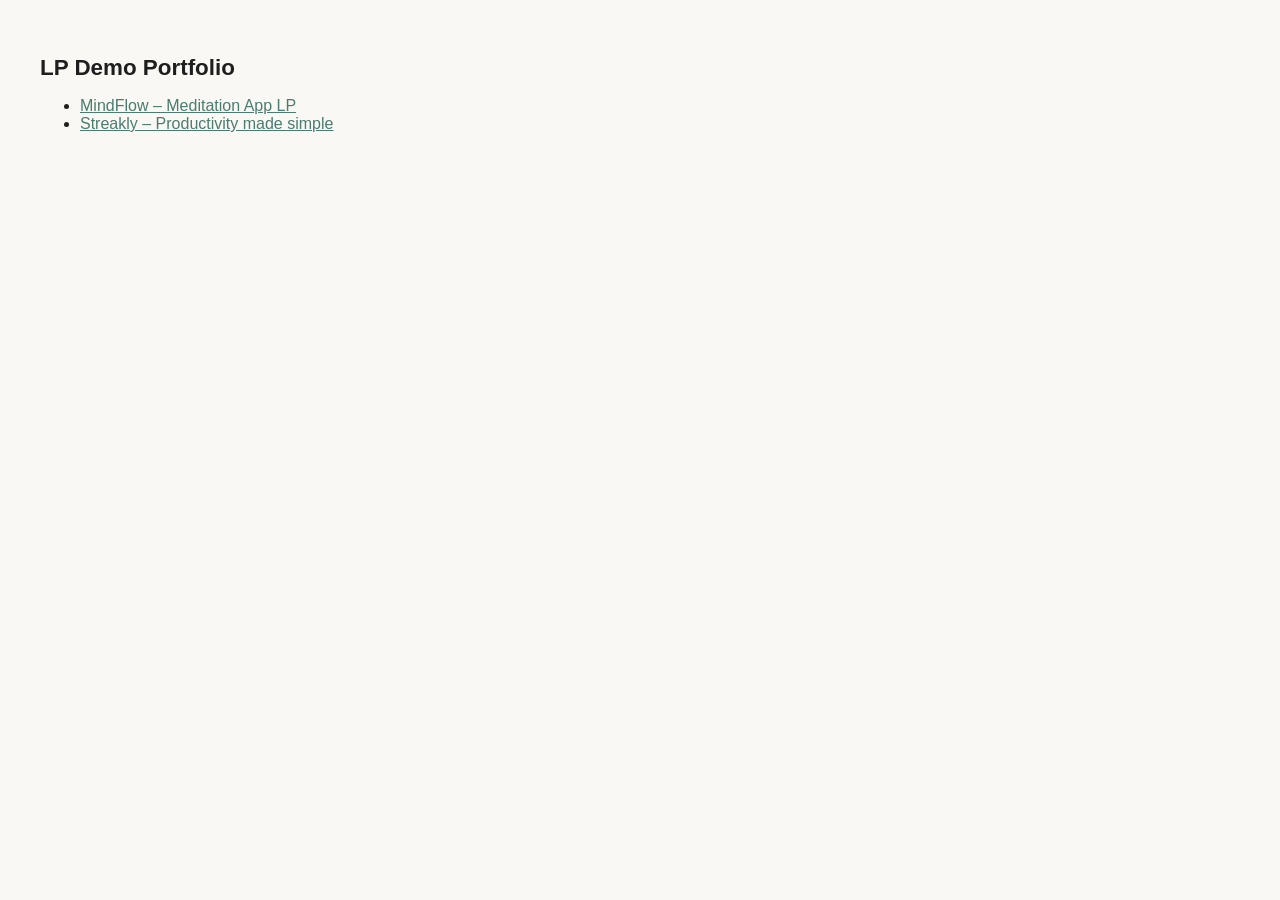
<file: index.html>
<!DOCTYPE html>
<html lang="en">
<head>
<meta charset="UTF-8">
<meta name="viewport" content="width=device-width, initial-scale=1.0">
<title>LP Demo — Lialle</title>
<style>
  body { font-family: sans-serif; padding: 2rem; background: #faf8f5; color: #1e1e1e; }
  h1 { font-size: 1.4rem; margin-bottom: 1rem; }
  a { color: #4a7c6f; }
</style>
</head>
<body>
  <h1>LP Demo Portfolio</h1>
<ul>
  <li><a href="mindflow/index.html">MindFlow – Meditation App LP</a></li>
  <li><a href="streakly/index.html">Streakly – Productivity made simple</a></li>
</ul>
</body>
</html>
</file>
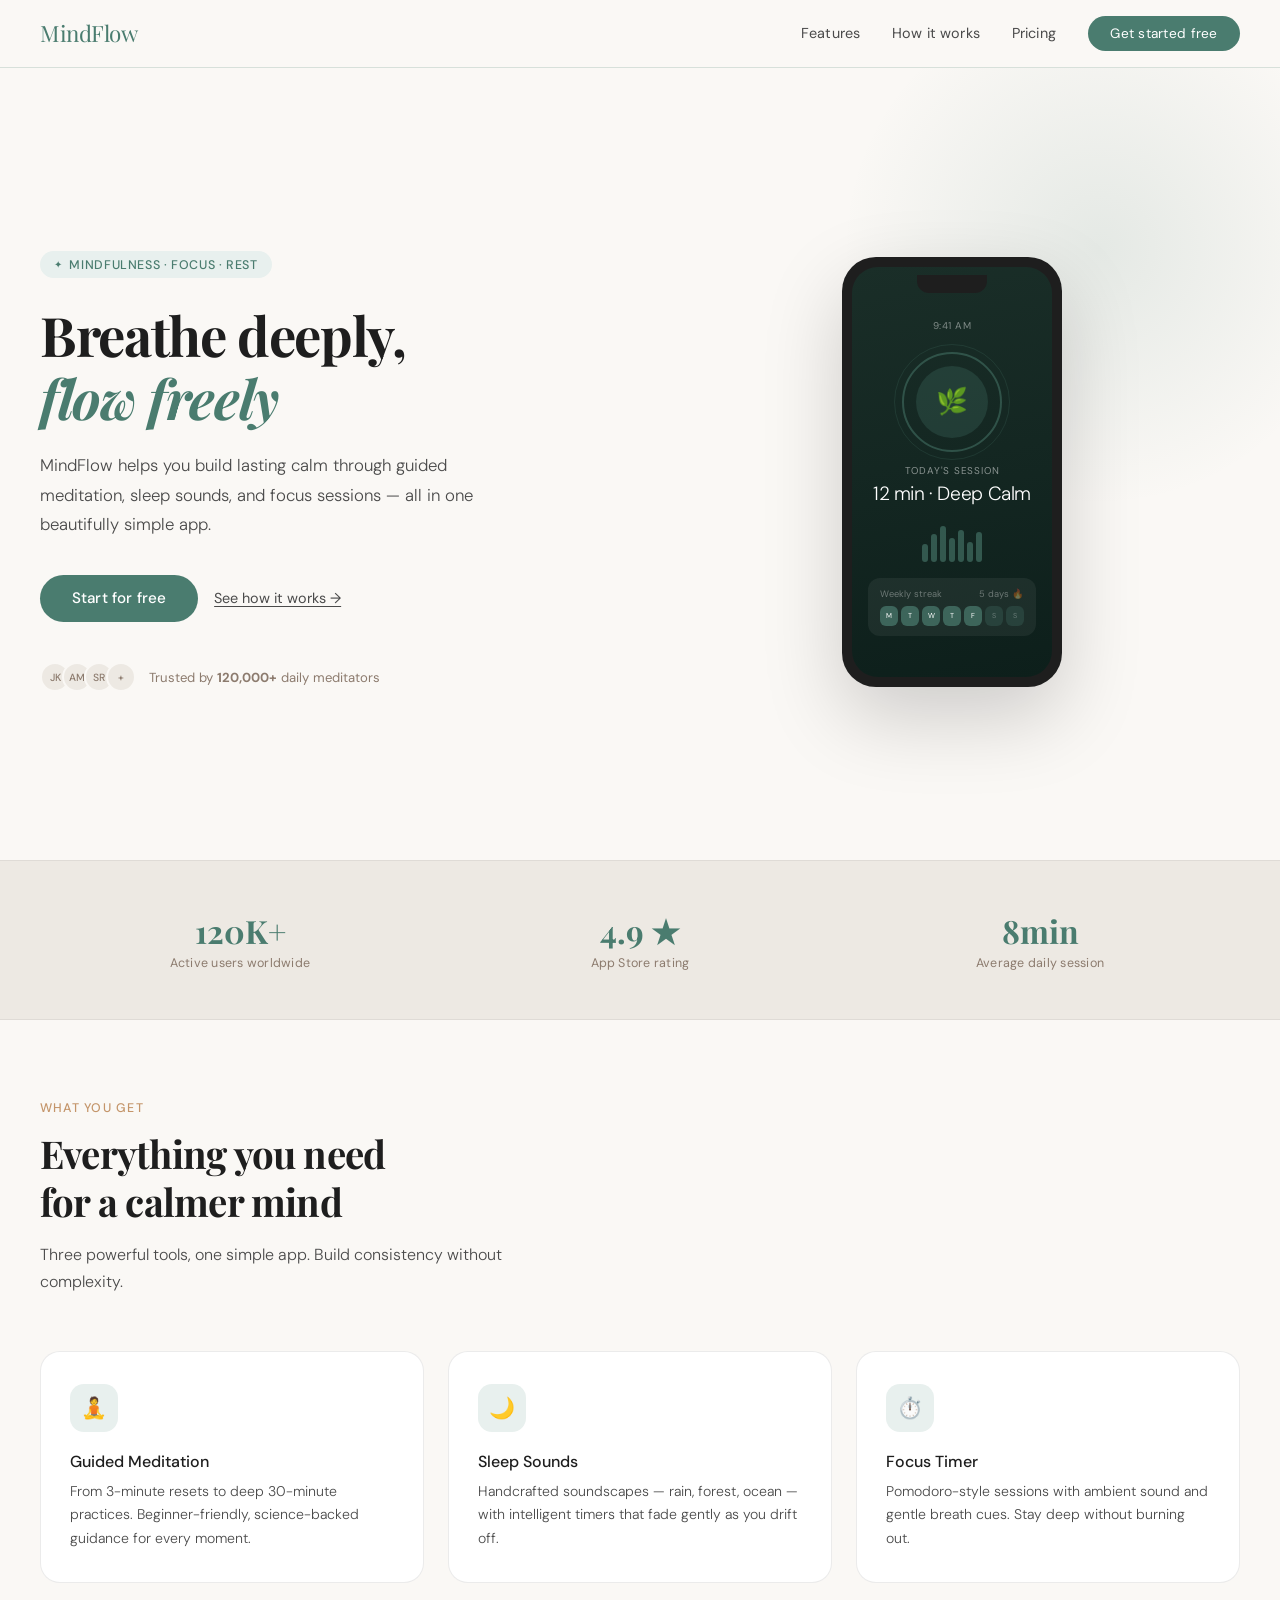
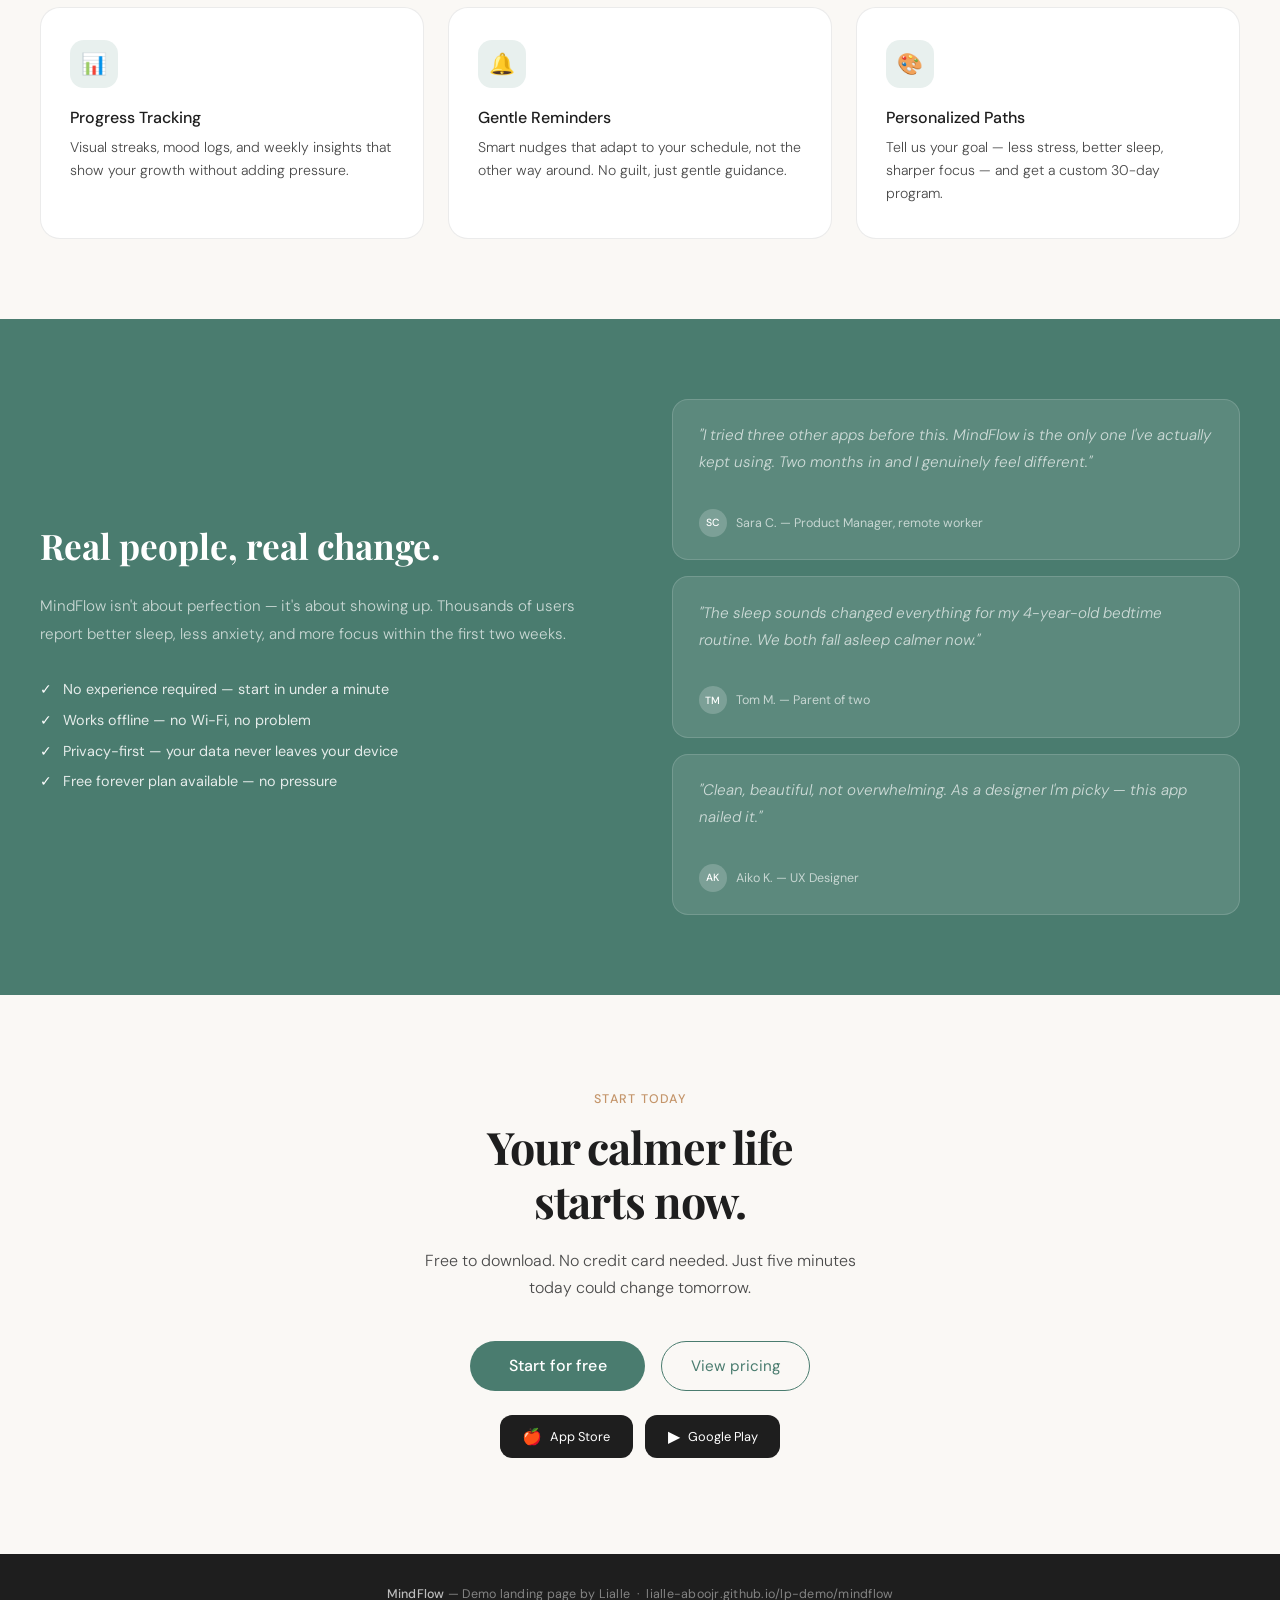
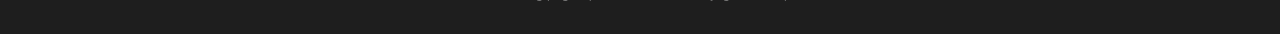
<file: mindflow/index.html>
<!DOCTYPE html>
<html lang="en">
<head>
<meta charset="UTF-8">
<meta name="viewport" content="width=device-width, initial-scale=1.0">
<title>MindFlow — Breathe deeply, flow freely</title>
<link href="https://fonts.googleapis.com/css2?family=Playfair+Display:wght@400;700&family=DM+Sans:wght@300;400;500&display=swap" rel="stylesheet">
<style>
  *, *::before, *::after { box-sizing: border-box; margin: 0; padding: 0; }

  :root {
    --sage: #4a7c6f;
    --sage-light: #e8f0ee;
    --sage-mid: #89b4a7;
    --stone: #8c7b6e;
    --cream: #faf8f5;
    --ink: #1e1e1e;
    --ink-soft: #4a4a4a;
    --fog: #ede9e3;
    --accent: #c4956a;
  }

  html { font-family: 'DM Sans', sans-serif; background: var(--cream); color: var(--ink); scroll-behavior: smooth; }

  /* NAV */
  nav {
    position: sticky; top: 0; z-index: 100;
    display: flex; justify-content: space-between; align-items: center;
    padding: 1rem 2.5rem;
    background: rgba(250, 248, 245, 0.92);
    backdrop-filter: blur(12px);
    border-bottom: 0.5px solid rgba(74, 124, 111, 0.2);
  }
  .nav-logo { font-family: 'Playfair Display', serif; font-size: 1.4rem; color: var(--sage); letter-spacing: -0.02em; }
  .nav-links { display: flex; gap: 2rem; align-items: center; }
  .nav-links a { font-size: 0.9rem; color: var(--ink-soft); text-decoration: none; letter-spacing: 0.01em; }
  .nav-cta {
    background: var(--sage); color: white; border: none;
    padding: 0.55rem 1.4rem; border-radius: 100px;
    font-size: 0.85rem; font-family: 'DM Sans', sans-serif;
    cursor: pointer; letter-spacing: 0.02em;
  }

  /* HERO */
  .hero {
    min-height: 88vh;
    display: grid; grid-template-columns: 1fr 1fr; gap: 3rem;
    align-items: center;
    padding: 5rem 2.5rem 4rem;
    position: relative; overflow: hidden;
  }
  .hero::before {
    content: '';
    position: absolute; top: -80px; right: -80px;
    width: 520px; height: 520px;
    border-radius: 50%;
    background: radial-gradient(circle, rgba(74,124,111,0.12) 0%, transparent 70%);
    pointer-events: none;
  }
  .hero-tag {
    display: inline-flex; align-items: center; gap: 0.4rem;
    background: var(--sage-light); color: var(--sage);
    font-size: 0.78rem; padding: 0.35rem 0.9rem; border-radius: 100px;
    letter-spacing: 0.05em; text-transform: uppercase; font-weight: 500;
    margin-bottom: 1.6rem;
  }
  .hero-tag::before { content: '✦'; font-size: 0.65rem; }
  h1 {
    font-family: 'Playfair Display', serif;
    font-size: clamp(2.4rem, 4.5vw, 3.4rem);
    line-height: 1.15; letter-spacing: -0.025em;
    margin-bottom: 1.4rem; color: var(--ink);
    font-weight: 700;
  }
  h1 em { font-style: italic; color: var(--sage); }
  .hero-sub {
    font-size: 1.05rem; color: var(--ink-soft);
    line-height: 1.75; margin-bottom: 2.2rem;
    font-weight: 300; max-width: 460px;
  }
  .hero-actions { display: flex; gap: 1rem; align-items: center; flex-wrap: wrap; }
  .btn-primary {
    background: var(--sage); color: white; border: none;
    padding: 0.85rem 2rem; border-radius: 100px;
    font-size: 0.95rem; font-family: 'DM Sans', sans-serif; font-weight: 500;
    cursor: pointer; letter-spacing: 0.01em;
  }
  .btn-secondary {
    background: transparent; color: var(--ink-soft);
    border: none; padding: 0.85rem 0;
    font-size: 0.9rem; font-family: 'DM Sans', sans-serif;
    cursor: pointer; text-decoration: underline; text-underline-offset: 3px;
  }
  .hero-social {
    display: flex; align-items: center; gap: 0.8rem; margin-top: 2.5rem;
    font-size: 0.82rem; color: var(--stone);
  }
  .avatars { display: flex; }
  .avatars span {
    width: 30px; height: 30px; border-radius: 50%;
    background: var(--fog); border: 2px solid var(--cream);
    display: flex; align-items: center; justify-content: center;
    font-size: 0.65rem; color: var(--stone);
    margin-left: -8px; font-weight: 500;
  }
  .avatars span:first-child { margin-left: 0; }

  /* PHONE MOCKUP */
  .hero-visual { display: flex; justify-content: center; align-items: center; }
  .phone-frame {
    width: 220px; height: 430px;
    background: var(--ink);
    border-radius: 34px;
    padding: 10px;
    box-shadow: 0 30px 80px rgba(0,0,0,0.18), 0 0 0 0.5px rgba(255,255,255,0.1);
    position: relative;
  }
  .phone-screen {
    width: 100%; height: 100%;
    background: linear-gradient(170deg, #1a2e28 0%, #0d1f1b 100%);
    border-radius: 26px; overflow: hidden; position: relative;
    display: flex; flex-direction: column; align-items: center; padding: 24px 16px;
  }
  .phone-notch {
    position: absolute; top: 8px; left: 50%; transform: translateX(-50%);
    width: 70px; height: 18px; background: var(--ink);
    border-radius: 0 0 12px 12px;
  }
  .app-time { color: rgba(255,255,255,0.45); font-size: 0.62rem; margin-top: 28px; letter-spacing: 0.05em; }
  .app-circle {
    width: 100px; height: 100px; border-radius: 50%;
    border: 2px solid rgba(74,124,111,0.5);
    display: flex; align-items: center; justify-content: center;
    margin: 20px 0 12px; position: relative;
  }
  .app-circle::before {
    content: '';
    position: absolute; inset: -10px; border-radius: 50%;
    border: 1px solid rgba(74,124,111,0.2);
  }
  .app-inner {
    width: 72px; height: 72px; border-radius: 50%;
    background: rgba(74,124,111,0.25);
    display: flex; align-items: center; justify-content: center;
    font-size: 1.6rem;
  }
  .app-label { color: rgba(255,255,255,0.5); font-size: 0.62rem; letter-spacing: 0.08em; text-transform: uppercase; margin-bottom: 4px; }
  .app-duration { color: white; font-size: 1.2rem; font-weight: 300; margin-bottom: 20px; letter-spacing: -0.02em; }
  .app-bars {
    display: flex; gap: 3px; align-items: flex-end;
    height: 36px; width: 100%; justify-content: center;
  }
  .bar {
    width: 6px; border-radius: 3px;
    background: rgba(74,124,111,0.6);
    animation: pulse 2s ease-in-out infinite;
  }
  .bar:nth-child(2) { animation-delay: 0.2s; }
  .bar:nth-child(3) { animation-delay: 0.4s; }
  .bar:nth-child(4) { animation-delay: 0.6s; }
  .bar:nth-child(5) { animation-delay: 0.8s; }
  @keyframes pulse {
    0%, 100% { opacity: 0.4; transform: scaleY(0.6); }
    50% { opacity: 1; transform: scaleY(1); }
  }
  .app-streak {
    margin-top: 16px; width: 100%;
    background: rgba(255,255,255,0.06); border-radius: 12px;
    padding: 10px 12px;
  }
  .streak-row { display: flex; justify-content: space-between; font-size: 0.58rem; color: rgba(255,255,255,0.35); margin-bottom: 6px; }
  .streak-days { display: flex; gap: 3px; }
  .streak-dot {
    width: 20px; height: 20px; border-radius: 6px;
    background: rgba(74,124,111,0.25);
    font-size: 0.45rem; display: flex; align-items: center; justify-content: center;
    color: rgba(255,255,255,0.3);
  }
  .streak-dot.done { background: rgba(74,124,111,0.7); color: white; }

  /* STATS STRIP */
  .stats {
    display: grid; grid-template-columns: repeat(3, 1fr);
    padding: 2rem 2.5rem;
    background: var(--fog);
    border-top: 0.5px solid rgba(0,0,0,0.06);
    border-bottom: 0.5px solid rgba(0,0,0,0.06);
  }
  .stat-item { text-align: center; padding: 1rem; }
  .stat-num { font-family: 'Playfair Display', serif; font-size: 2rem; color: var(--sage); font-weight: 700; }
  .stat-label { font-size: 0.78rem; color: var(--stone); margin-top: 0.2rem; letter-spacing: 0.02em; }

  /* FEATURES */
  .section { padding: 5rem 2.5rem; }
  .section-label {
    font-size: 0.78rem; letter-spacing: 0.1em; text-transform: uppercase;
    color: var(--accent); font-weight: 500; margin-bottom: 0.8rem;
  }
  .section-title {
    font-family: 'Playfair Display', serif;
    font-size: clamp(1.8rem, 3vw, 2.4rem);
    line-height: 1.25; letter-spacing: -0.02em;
    margin-bottom: 1rem; font-weight: 700;
  }
  .section-sub { font-size: 1rem; color: var(--ink-soft); line-height: 1.7; max-width: 520px; font-weight: 300; }
  .features-grid {
    display: grid; grid-template-columns: repeat(3, 1fr); gap: 1.5rem; margin-top: 3.5rem;
  }
  .feature-card {
    background: white; border-radius: 20px; padding: 2rem 1.8rem;
    border: 0.5px solid rgba(0,0,0,0.08);
    transition: transform 0.25s;
  }
  .feature-card:hover { transform: translateY(-4px); }
  .feat-icon {
    width: 48px; height: 48px; border-radius: 14px;
    background: var(--sage-light); display: flex; align-items: center; justify-content: center;
    font-size: 1.3rem; margin-bottom: 1.2rem;
  }
  .feat-title { font-size: 1rem; font-weight: 500; margin-bottom: 0.5rem; color: var(--ink); }
  .feat-desc { font-size: 0.88rem; color: var(--ink-soft); line-height: 1.65; font-weight: 300; }

  /* BENEFIT SECTION */
  .benefit-section {
    padding: 5rem 2.5rem;
    background: var(--sage);
    display: grid; grid-template-columns: 1fr 1fr; gap: 4rem;
    align-items: center;
  }
  .benefit-section h2 {
    font-family: 'Playfair Display', serif;
    font-size: clamp(1.8rem, 2.8vw, 2.2rem);
    color: white; line-height: 1.3;
    font-weight: 700; margin-bottom: 1.5rem;
  }
  .benefit-section p {
    color: rgba(255,255,255,0.7); font-size: 0.95rem;
    line-height: 1.8; font-weight: 300; margin-bottom: 2rem;
  }
  .benefit-list { list-style: none; display: flex; flex-direction: column; gap: 0.8rem; }
  .benefit-list li {
    display: flex; align-items: center; gap: 0.7rem;
    color: rgba(255,255,255,0.85); font-size: 0.9rem;
  }
  .check { color: white; font-size: 0.9rem; }
  .quote-cards { display: flex; flex-direction: column; gap: 1rem; }
  .quote-card {
    background: rgba(255,255,255,0.1); border-radius: 16px;
    padding: 1.4rem 1.6rem; border: 0.5px solid rgba(255,255,255,0.15);
  }
  .quote-text { color: rgba(255,255,255,0.9); font-size: 0.88rem; line-height: 1.65; margin-bottom: 0.8rem; font-style: italic; }
  .quote-author { display: flex; align-items: center; gap: 0.6rem; }
  .author-dot { width: 28px; height: 28px; border-radius: 50%; background: rgba(255,255,255,0.2); display: flex; align-items: center; justify-content: center; font-size: 0.65rem; color: white; font-weight: 500; }
  .author-name { font-size: 0.78rem; color: rgba(255,255,255,0.65); }

  /* CTA */
  .cta-section {
    padding: 6rem 2.5rem;
    text-align: center;
    display: flex; flex-direction: column; align-items: center;
  }
  .cta-section h2 {
    font-family: 'Playfair Display', serif;
    font-size: clamp(2rem, 3.5vw, 2.8rem);
    line-height: 1.2; margin-bottom: 1.2rem;
    letter-spacing: -0.025em; font-weight: 700;
  }
  .cta-section p { color: var(--ink-soft); font-size: 1rem; line-height: 1.7; margin-bottom: 2.5rem; font-weight: 300; max-width: 460px; }
  .cta-btns { display: flex; gap: 1rem; flex-wrap: wrap; justify-content: center; }
  .btn-outline {
    background: transparent; color: var(--sage);
    border: 1px solid var(--sage);
    padding: 0.85rem 1.8rem; border-radius: 100px;
    font-size: 0.95rem; font-family: 'DM Sans', sans-serif;
    cursor: pointer;
  }
  .store-btns { display: flex; gap: 0.8rem; margin-top: 1.5rem; flex-wrap: wrap; justify-content: center; }
  .store-btn {
    background: var(--ink); color: white;
    border: none; border-radius: 12px; padding: 0.7rem 1.4rem;
    font-size: 0.8rem; font-family: 'DM Sans', sans-serif; cursor: pointer;
    display: flex; align-items: center; gap: 0.5rem;
  }
  .store-btn span { font-size: 1rem; }

  /* FOOTER */
  footer {
    background: var(--ink); color: rgba(255,255,255,0.45);
    padding: 2rem 2.5rem; text-align: center;
    font-size: 0.78rem; letter-spacing: 0.02em;
  }
  footer strong { color: rgba(255,255,255,0.7); font-weight: 500; }

  /* RESPONSIVE */
  @media (max-width: 768px) {
    .hero { grid-template-columns: 1fr; text-align: center; padding: 3rem 1.5rem; }
    .hero-sub { max-width: 100%; }
    .hero-actions { justify-content: center; }
    .hero-social { justify-content: center; }
    .hero-visual { order: -1; }
    .features-grid { grid-template-columns: 1fr; }
    .benefit-section { grid-template-columns: 1fr; }
    .stats { grid-template-columns: 1fr; }
    nav { padding: 1rem 1.5rem; }
    .nav-links a { display: none; }
    .section { padding: 3rem 1.5rem; }
  }
</style>
</head>
<body>

<nav>
  <div class="nav-logo">MindFlow</div>
  <div class="nav-links">
    <a href="#">Features</a>
    <a href="#">How it works</a>
    <a href="#">Pricing</a>
    <button class="nav-cta">Get started free</button>
  </div>
</nav>

<section class="hero">
  <div class="hero-content">
    <div class="hero-tag">Mindfulness · Focus · Rest</div>
    <h1>Breathe deeply,<br><em>flow freely</em></h1>
    <p class="hero-sub">MindFlow helps you build lasting calm through guided meditation, sleep sounds, and focus sessions — all in one beautifully simple app.</p>
    <div class="hero-actions">
      <button class="btn-primary">Start for free</button>
      <button class="btn-secondary">See how it works →</button>
    </div>
    <div class="hero-social">
      <div class="avatars">
        <span>JK</span><span>AM</span><span>SR</span><span>+</span>
      </div>
      <span>Trusted by <strong>120,000+</strong> daily meditators</span>
    </div>
  </div>
  <div class="hero-visual">
    <div class="phone-frame">
      <div class="phone-screen">
        <div class="phone-notch"></div>
        <div class="app-time">9:41 AM</div>
        <div class="app-circle">
          <div class="app-inner">🌿</div>
        </div>
        <div class="app-label">Today's session</div>
        <div class="app-duration">12 min · Deep Calm</div>
        <div class="app-bars">
          <div class="bar" style="height:18px"></div>
          <div class="bar" style="height:28px"></div>
          <div class="bar" style="height:36px"></div>
          <div class="bar" style="height:24px"></div>
          <div class="bar" style="height:32px"></div>
          <div class="bar" style="height:20px"></div>
          <div class="bar" style="height:30px"></div>
        </div>
        <div class="app-streak">
          <div class="streak-row">
            <span>Weekly streak</span><span>5 days 🔥</span>
          </div>
          <div class="streak-days">
            <div class="streak-dot done">M</div>
            <div class="streak-dot done">T</div>
            <div class="streak-dot done">W</div>
            <div class="streak-dot done">T</div>
            <div class="streak-dot done">F</div>
            <div class="streak-dot">S</div>
            <div class="streak-dot">S</div>
          </div>
        </div>
      </div>
    </div>
  </div>
</section>

<div class="stats">
  <div class="stat-item">
    <div class="stat-num">120K+</div>
    <div class="stat-label">Active users worldwide</div>
  </div>
  <div class="stat-item">
    <div class="stat-num">4.9 ★</div>
    <div class="stat-label">App Store rating</div>
  </div>
  <div class="stat-item">
    <div class="stat-num">8min</div>
    <div class="stat-label">Average daily session</div>
  </div>
</div>

<section class="section">
  <div class="section-label">What you get</div>
  <div class="section-title">Everything you need<br>for a calmer mind</div>
  <p class="section-sub">Three powerful tools, one simple app. Build consistency without complexity.</p>
  <div class="features-grid">
    <div class="feature-card">
      <div class="feat-icon">🧘</div>
      <div class="feat-title">Guided Meditation</div>
      <p class="feat-desc">From 3-minute resets to deep 30-minute practices. Beginner-friendly, science-backed guidance for every moment.</p>
    </div>
    <div class="feature-card">
      <div class="feat-icon">🌙</div>
      <div class="feat-title">Sleep Sounds</div>
      <p class="feat-desc">Handcrafted soundscapes — rain, forest, ocean — with intelligent timers that fade gently as you drift off.</p>
    </div>
    <div class="feature-card">
      <div class="feat-icon">⏱️</div>
      <div class="feat-title">Focus Timer</div>
      <p class="feat-desc">Pomodoro-style sessions with ambient sound and gentle breath cues. Stay deep without burning out.</p>
    </div>
    <div class="feature-card">
      <div class="feat-icon">📊</div>
      <div class="feat-title">Progress Tracking</div>
      <p class="feat-desc">Visual streaks, mood logs, and weekly insights that show your growth without adding pressure.</p>
    </div>
    <div class="feature-card">
      <div class="feat-icon">🔔</div>
      <div class="feat-title">Gentle Reminders</div>
      <p class="feat-desc">Smart nudges that adapt to your schedule, not the other way around. No guilt, just gentle guidance.</p>
    </div>
    <div class="feature-card">
      <div class="feat-icon">🎨</div>
      <div class="feat-title">Personalized Paths</div>
      <p class="feat-desc">Tell us your goal — less stress, better sleep, sharper focus — and get a custom 30-day program.</p>
    </div>
  </div>
</section>

<section class="benefit-section">
  <div>
    <h2>Real people, real change.</h2>
    <p>MindFlow isn't about perfection — it's about showing up. Thousands of users report better sleep, less anxiety, and more focus within the first two weeks.</p>
    <ul class="benefit-list">
      <li><span class="check">✓</span> No experience required — start in under a minute</li>
      <li><span class="check">✓</span> Works offline — no Wi-Fi, no problem</li>
      <li><span class="check">✓</span> Privacy-first — your data never leaves your device</li>
      <li><span class="check">✓</span> Free forever plan available — no pressure</li>
    </ul>
  </div>
  <div class="quote-cards">
    <div class="quote-card">
      <p class="quote-text">"I tried three other apps before this. MindFlow is the only one I've actually kept using. Two months in and I genuinely feel different."</p>
      <div class="quote-author">
        <div class="author-dot">SC</div>
        <span class="author-name">Sara C. — Product Manager, remote worker</span>
      </div>
    </div>
    <div class="quote-card">
      <p class="quote-text">"The sleep sounds changed everything for my 4-year-old bedtime routine. We both fall asleep calmer now."</p>
      <div class="quote-author">
        <div class="author-dot">TM</div>
        <span class="author-name">Tom M. — Parent of two</span>
      </div>
    </div>
    <div class="quote-card">
      <p class="quote-text">"Clean, beautiful, not overwhelming. As a designer I'm picky — this app nailed it."</p>
      <div class="quote-author">
        <div class="author-dot">AK</div>
        <span class="author-name">Aiko K. — UX Designer</span>
      </div>
    </div>
  </div>
</section>

<section class="cta-section">
  <div class="section-label">Start today</div>
  <h2>Your calmer life<br>starts now.</h2>
  <p>Free to download. No credit card needed. Just five minutes today could change tomorrow.</p>
  <div class="cta-btns">
    <button class="btn-primary" style="padding: 0.9rem 2.4rem; font-size: 1rem;">Start for free</button>
    <button class="btn-outline">View pricing</button>
  </div>
  <div class="store-btns">
    <button class="store-btn"><span>🍎</span> App Store</button>
    <button class="store-btn"><span>▶</span> Google Play</button>
  </div>
</section>

<footer>
  <strong>MindFlow</strong> — Demo landing page by Lialle &nbsp;·&nbsp; lialle-aboojr.github.io/lp-demo/mindflow
</footer>

</body>
</html>
</file>
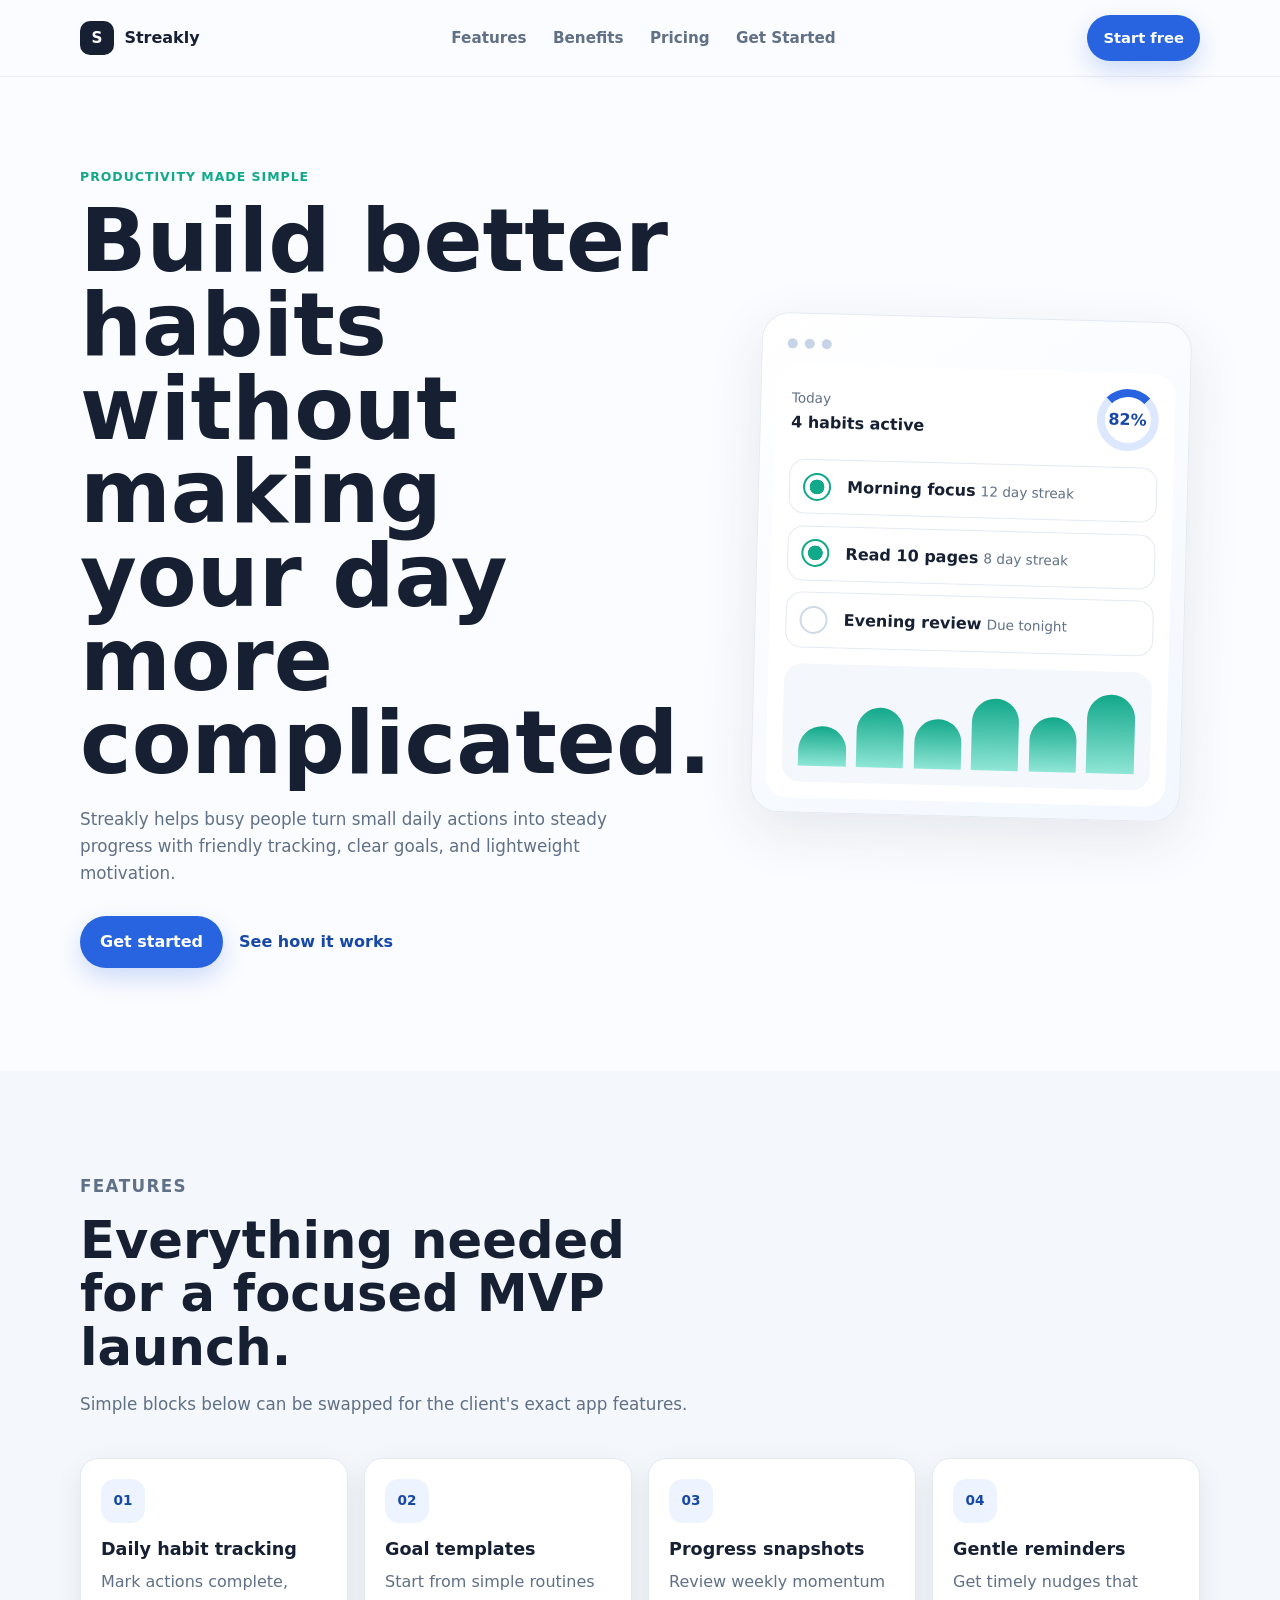
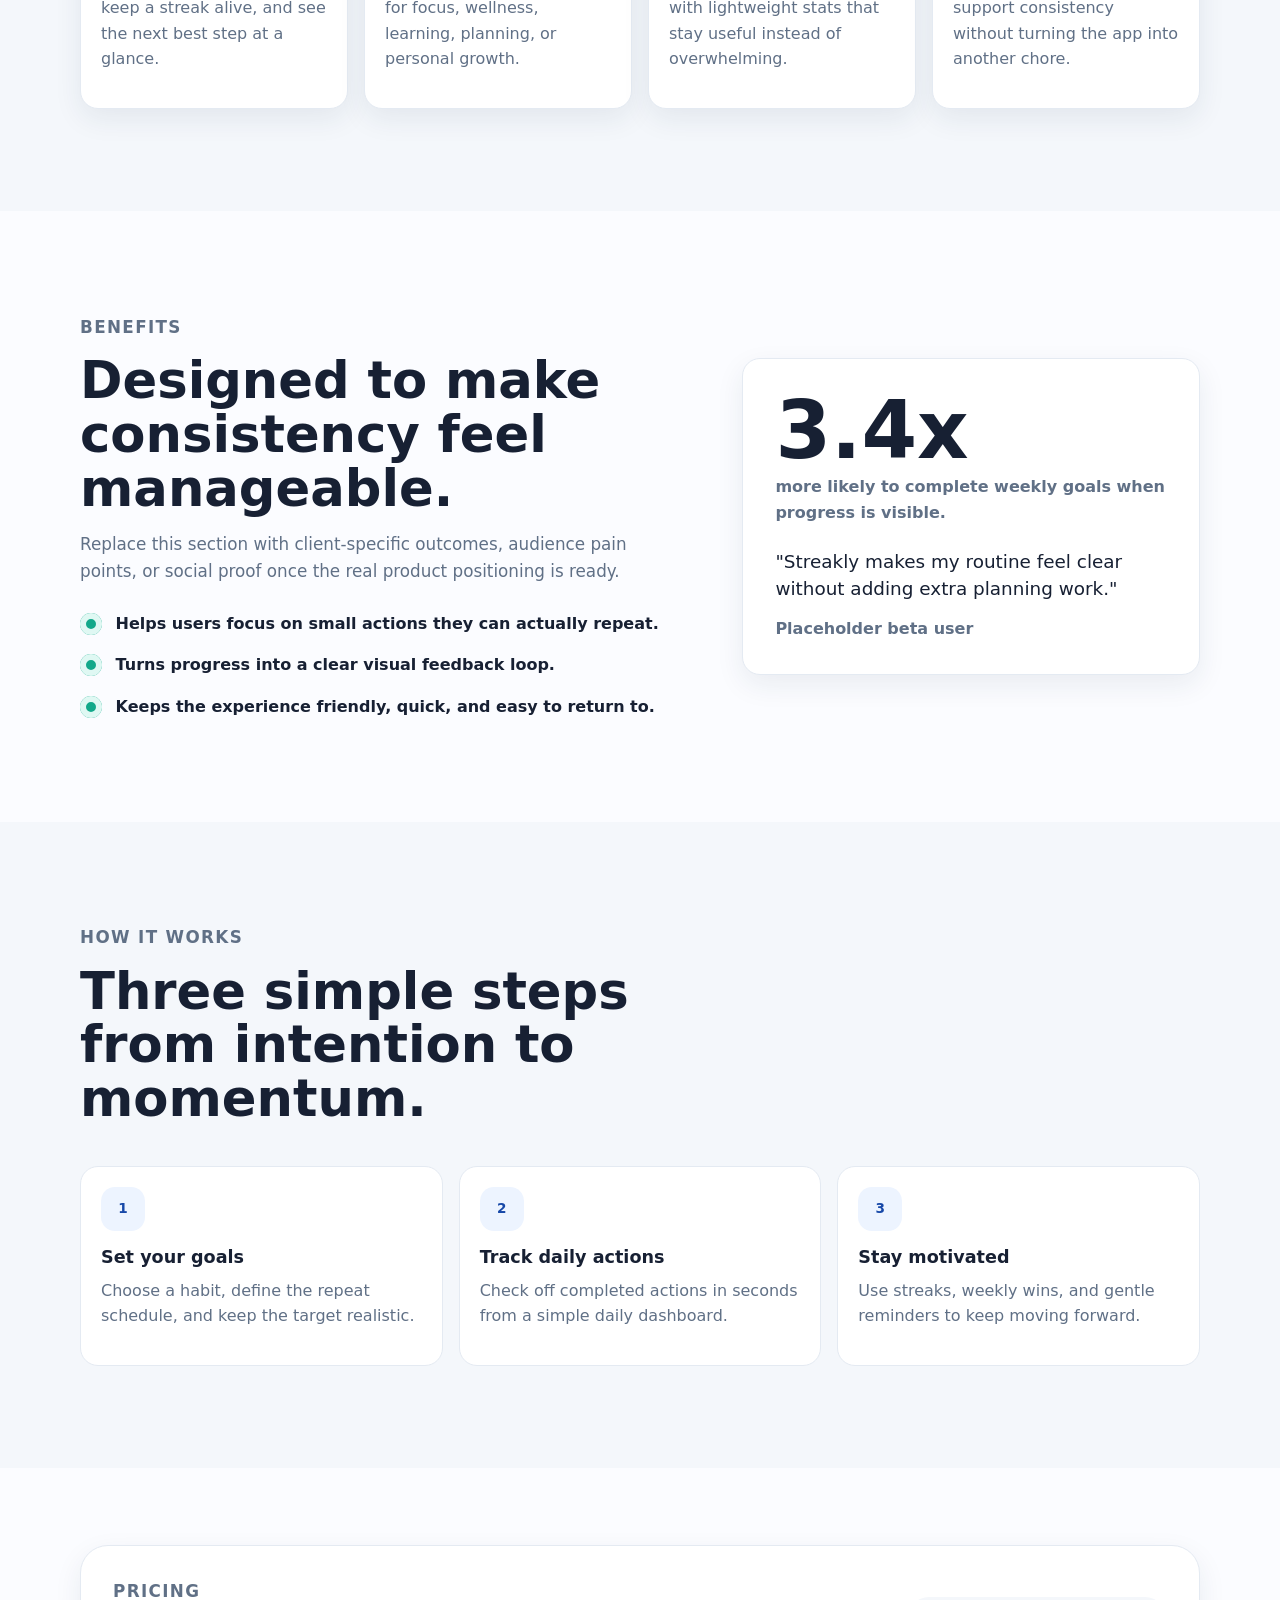
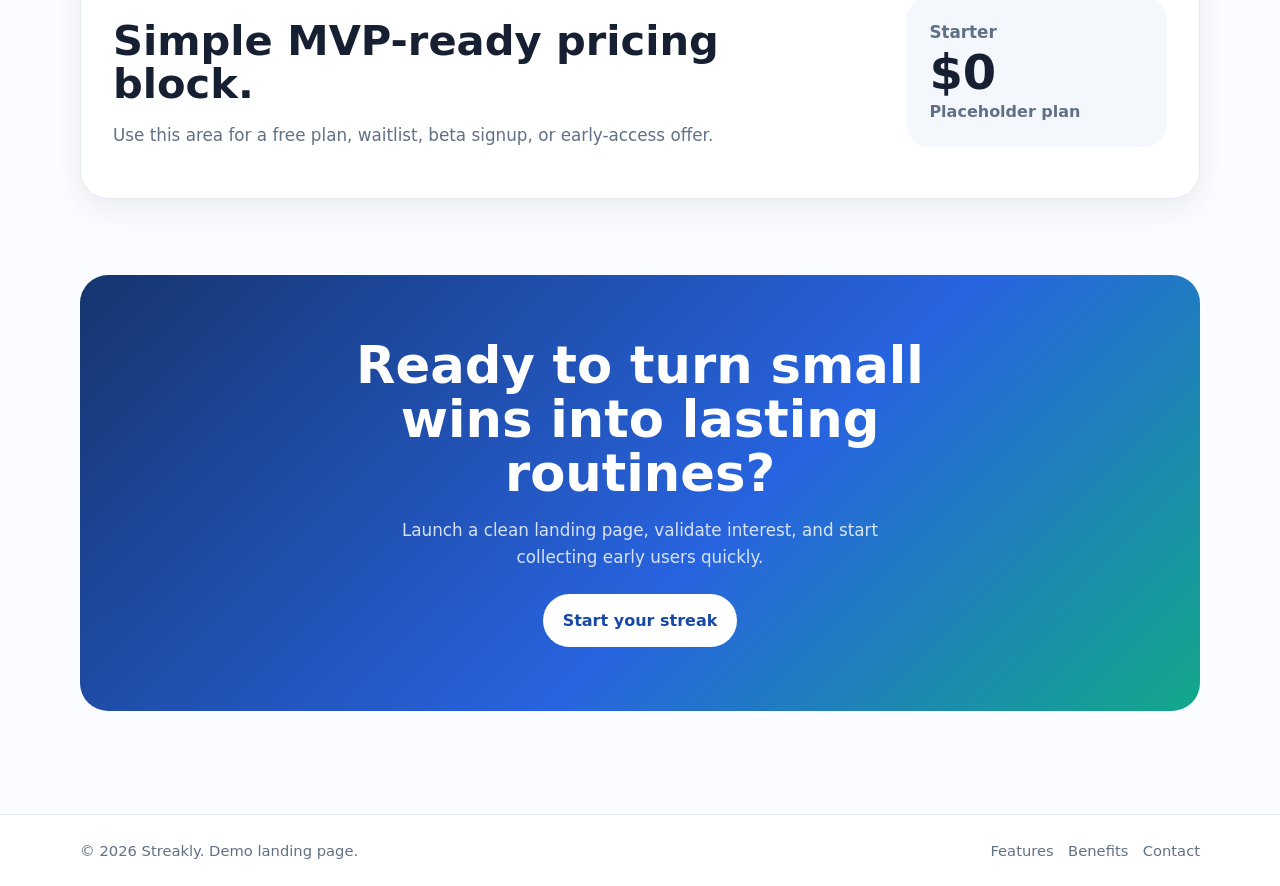
<file: streakly/index.html>
<!DOCTYPE html>
<html lang="en">
  <head>
    <meta charset="UTF-8" />
    <meta name="viewport" content="width=device-width, initial-scale=1.0" />
    <title>Streakly | Habit Tracking App Demo</title>
    <meta
      name="description"
      content="A simple modern one-page landing page demo for Streakly, a fictional productivity and habit tracking app."
    />
    <link rel="stylesheet" href="styles.css" />
  </head>
  <body>
    <header class="site-header">
      <nav class="nav container" aria-label="Primary navigation">
        <!-- Replace this logo text with the client's real product name or logo. -->
        <a class="logo" href="#top" aria-label="Streakly home">
          <span class="logo-mark">S</span>
          Streakly
        </a>

        <button class="nav-toggle" type="button" aria-expanded="false" aria-controls="nav-menu">
          <span class="sr-only">Toggle navigation</span>
          <span></span>
          <span></span>
          <span></span>
        </button>

        <div class="nav-menu" id="nav-menu">
          <a href="#features">Features</a>
          <a href="#benefits">Benefits</a>
          <a href="#pricing">Pricing</a>
          <a href="#get-started">Get Started</a>
        </div>

        <a class="button button-small nav-cta" href="#get-started">Start free</a>
      </nav>
    </header>

    <main id="top">
      <section class="hero section">
        <div class="container hero-grid">
          <div class="hero-copy">
            <p class="eyebrow">Productivity made simple</p>
            <!-- Replace this hero headline with the client's real core value proposition. -->
            <h1>Build better habits without making your day more complicated.</h1>
            <p class="hero-text">
              Streakly helps busy people turn small daily actions into steady progress with
              friendly tracking, clear goals, and lightweight motivation.
            </p>
            <div class="hero-actions">
              <a class="button" href="#get-started">Get started</a>
              <a class="text-link" href="#how-it-works">See how it works</a>
            </div>
          </div>

          <!-- Replace this placeholder UI with real app screenshots or exported mockups. -->
          <div class="app-mockup" aria-label="Placeholder app dashboard mockup">
            <div class="mockup-topbar">
              <span></span>
              <span></span>
              <span></span>
            </div>
            <div class="mockup-content">
              <div class="mockup-header">
                <div>
                  <p>Today</p>
                  <strong>4 habits active</strong>
                </div>
                <div class="progress-ring">82%</div>
              </div>
              <div class="habit-list">
                <div class="habit-row complete">
                  <span class="check"></span>
                  <div>
                    <strong>Morning focus</strong>
                    <small>12 day streak</small>
                  </div>
                </div>
                <div class="habit-row complete">
                  <span class="check"></span>
                  <div>
                    <strong>Read 10 pages</strong>
                    <small>8 day streak</small>
                  </div>
                </div>
                <div class="habit-row">
                  <span class="check"></span>
                  <div>
                    <strong>Evening review</strong>
                    <small>Due tonight</small>
                  </div>
                </div>
              </div>
              <div class="mockup-chart">
                <span style="height: 46%"></span>
                <span style="height: 70%"></span>
                <span style="height: 58%"></span>
                <span style="height: 84%"></span>
                <span style="height: 64%"></span>
                <span style="height: 92%"></span>
              </div>
            </div>
          </div>
        </div>
      </section>

      <section class="section section-muted" id="features">
        <div class="container">
          <div class="section-heading">
            <p class="eyebrow">Features</p>
            <h2>Everything needed for a focused MVP launch.</h2>
            <p>Simple blocks below can be swapped for the client's exact app features.</p>
          </div>

          <div class="feature-grid">
            <article class="card feature-card">
              <span class="icon-placeholder">01</span>
              <h3>Daily habit tracking</h3>
              <p>Mark actions complete, keep a streak alive, and see the next best step at a glance.</p>
            </article>
            <article class="card feature-card">
              <span class="icon-placeholder">02</span>
              <h3>Goal templates</h3>
              <p>Start from simple routines for focus, wellness, learning, planning, or personal growth.</p>
            </article>
            <article class="card feature-card">
              <span class="icon-placeholder">03</span>
              <h3>Progress snapshots</h3>
              <p>Review weekly momentum with lightweight stats that stay useful instead of overwhelming.</p>
            </article>
            <article class="card feature-card">
              <span class="icon-placeholder">04</span>
              <h3>Gentle reminders</h3>
              <p>Get timely nudges that support consistency without turning the app into another chore.</p>
            </article>
          </div>
        </div>
      </section>

      <section class="section" id="benefits">
        <div class="container benefits-grid">
          <div class="benefits-copy">
            <p class="eyebrow">Benefits</p>
            <h2>Designed to make consistency feel manageable.</h2>
            <p>
              Replace this section with client-specific outcomes, audience pain points, or social proof
              once the real product positioning is ready.
            </p>

            <ul class="benefit-list">
              <li>
                <span></span>
                Helps users focus on small actions they can actually repeat.
              </li>
              <li>
                <span></span>
                Turns progress into a clear visual feedback loop.
              </li>
              <li>
                <span></span>
                Keeps the experience friendly, quick, and easy to return to.
              </li>
            </ul>
          </div>

          <aside class="card stat-card" aria-label="Placeholder testimonial">
            <!-- Replace this testimonial or metric with real user feedback when available. -->
            <p class="stat-number">3.4x</p>
            <p class="stat-label">more likely to complete weekly goals when progress is visible.</p>
            <blockquote>
              "Streakly makes my routine feel clear without adding extra planning work."
            </blockquote>
            <cite>Placeholder beta user</cite>
          </aside>
        </div>
      </section>

      <section class="section section-muted" id="how-it-works">
        <div class="container">
          <div class="section-heading">
            <p class="eyebrow">How it works</p>
            <h2>Three simple steps from intention to momentum.</h2>
          </div>

          <div class="steps-grid">
            <article class="step">
              <span>1</span>
              <h3>Set your goals</h3>
              <p>Choose a habit, define the repeat schedule, and keep the target realistic.</p>
            </article>
            <article class="step">
              <span>2</span>
              <h3>Track daily actions</h3>
              <p>Check off completed actions in seconds from a simple daily dashboard.</p>
            </article>
            <article class="step">
              <span>3</span>
              <h3>Stay motivated</h3>
              <p>Use streaks, weekly wins, and gentle reminders to keep moving forward.</p>
            </article>
          </div>
        </div>
      </section>

      <section class="section pricing-section" id="pricing">
        <div class="container pricing-panel">
          <div>
            <p class="eyebrow">Pricing</p>
            <h2>Simple MVP-ready pricing block.</h2>
            <p>Use this area for a free plan, waitlist, beta signup, or early-access offer.</p>
          </div>
          <div class="price-card">
            <p>Starter</p>
            <strong>$0</strong>
            <span>Placeholder plan</span>
          </div>
        </div>
      </section>

      <section class="section final-cta" id="get-started">
        <div class="container cta-panel">
          <!-- Replace this CTA copy with the client's primary conversion message. -->
          <h2>Ready to turn small wins into lasting routines?</h2>
          <p>Launch a clean landing page, validate interest, and start collecting early users quickly.</p>
          <a class="button button-light" href="mailto:hello@example.com">Start your streak</a>
        </div>
      </section>
    </main>

    <footer class="site-footer">
      <div class="container footer-inner">
        <p>&copy; <span id="year"></span> Streakly. Demo landing page.</p>
        <div>
          <a href="#features">Features</a>
          <a href="#benefits">Benefits</a>
          <a href="#get-started">Contact</a>
        </div>
      </div>
    </footer>

    <script src="script.js"></script>
  </body>
</html>
</file>
<file: streakly/styles.css>
:root {
  --color-bg: #fbfcff;
  --color-surface: #ffffff;
  --color-muted: #f4f7fb;
  --color-text: #172033;
  --color-soft-text: #607086;
  --color-primary: #2864e0;
  --color-primary-dark: #1748a8;
  --color-accent: #12a88a;
  --color-line: #e4eaf2;
  --shadow-soft: 0 18px 55px rgba(30, 46, 79, 0.1);
  --shadow-card: 0 10px 28px rgba(30, 46, 79, 0.08);
  --radius-sm: 12px;
  --radius-md: 18px;
  --radius-lg: 28px;
  --container: 1120px;
  --space-section: clamp(4rem, 8vw, 7rem);
  --font-main: Inter, ui-sans-serif, system-ui, -apple-system, BlinkMacSystemFont, "Segoe UI", sans-serif;
}

* {
  box-sizing: border-box;
}

html {
  scroll-behavior: smooth;
}

body {
  margin: 0;
  background: var(--color-bg);
  color: var(--color-text);
  font-family: var(--font-main);
  line-height: 1.6;
}

body.nav-open {
  overflow: hidden;
}

a {
  color: inherit;
  text-decoration: none;
}

img {
  display: block;
  max-width: 100%;
}

.container {
  width: min(100% - 2rem, var(--container));
  margin-inline: auto;
}

.section {
  padding-block: var(--space-section);
}

.section-muted {
  background: var(--color-muted);
}

.sr-only {
  position: absolute;
  width: 1px;
  height: 1px;
  padding: 0;
  margin: -1px;
  overflow: hidden;
  clip: rect(0, 0, 0, 0);
  white-space: nowrap;
  border: 0;
}

.site-header {
  position: sticky;
  top: 0;
  z-index: 10;
  background: rgba(251, 252, 255, 0.88);
  border-bottom: 1px solid rgba(228, 234, 242, 0.75);
  backdrop-filter: blur(16px);
}

.nav {
  min-height: 76px;
  display: flex;
  align-items: center;
  justify-content: space-between;
  gap: 1rem;
}

.logo {
  display: inline-flex;
  align-items: center;
  gap: 0.65rem;
  font-weight: 800;
  letter-spacing: 0;
}

.logo-mark {
  width: 34px;
  height: 34px;
  display: grid;
  place-items: center;
  border-radius: 10px;
  background: var(--color-text);
  color: white;
  font-size: 0.95rem;
}

.nav-menu {
  display: none;
  position: fixed;
  inset: 76px 1rem auto;
  padding: 1rem;
  background: var(--color-surface);
  border: 1px solid var(--color-line);
  border-radius: var(--radius-md);
  box-shadow: var(--shadow-card);
}

.nav-menu.is-open {
  display: grid;
}

.nav-menu a {
  padding: 0.8rem;
  color: var(--color-soft-text);
  font-weight: 650;
}

.nav-menu a:hover {
  color: var(--color-text);
}

.nav-toggle {
  width: 44px;
  height: 44px;
  display: inline-grid;
  place-content: center;
  gap: 5px;
  border: 1px solid var(--color-line);
  border-radius: 12px;
  background: var(--color-surface);
  cursor: pointer;
}

.nav-toggle span:not(.sr-only) {
  width: 18px;
  height: 2px;
  background: var(--color-text);
  border-radius: 99px;
}

.nav-cta {
  display: none;
}

.button,
.text-link {
  min-height: 48px;
  display: inline-flex;
  align-items: center;
  justify-content: center;
  border-radius: 999px;
  font-weight: 750;
}

.button {
  padding: 0.85rem 1.25rem;
  background: var(--color-primary);
  color: white;
  box-shadow: 0 10px 24px rgba(40, 100, 224, 0.22);
  transition: transform 180ms ease, background 180ms ease, box-shadow 180ms ease;
}

.button:hover {
  transform: translateY(-2px);
  background: var(--color-primary-dark);
  box-shadow: 0 14px 30px rgba(40, 100, 224, 0.26);
}

.button-small {
  min-height: 42px;
  padding: 0.7rem 1rem;
  font-size: 0.92rem;
}

.button-light {
  background: white;
  color: var(--color-primary-dark);
  box-shadow: none;
}

.button-light:hover {
  background: #edf4ff;
  color: var(--color-primary-dark);
}

.text-link {
  color: var(--color-primary-dark);
}

.hero {
  overflow: hidden;
  padding-top: clamp(4rem, 7vw, 6rem);
}

.hero-grid,
.benefits-grid,
.pricing-panel {
  display: grid;
  gap: clamp(2rem, 5vw, 4rem);
  align-items: center;
}

.eyebrow {
  margin: 0 0 0.85rem;
  color: var(--color-accent);
  font-size: 0.78rem;
  font-weight: 800;
  letter-spacing: 0.08em;
  text-transform: uppercase;
}

h1,
h2,
h3,
p {
  margin-top: 0;
}

h1 {
  max-width: 12ch;
  margin-bottom: 1.25rem;
  font-size: clamp(2.75rem, 9vw, 5.45rem);
  line-height: 0.96;
  letter-spacing: 0;
}

h2 {
  margin-bottom: 1rem;
  font-size: clamp(2rem, 5vw, 3.2rem);
  line-height: 1.05;
  letter-spacing: 0;
}

h3 {
  margin-bottom: 0.55rem;
  font-size: 1.1rem;
  line-height: 1.25;
}

.hero-text,
.section-heading p,
.benefits-copy > p,
.pricing-panel p,
.cta-panel p {
  color: var(--color-soft-text);
  font-size: 1.05rem;
}

.hero-text {
  max-width: 40rem;
  margin-bottom: 1.8rem;
}

.hero-actions {
  display: flex;
  flex-wrap: wrap;
  gap: 0.75rem 1rem;
  align-items: center;
}

.app-mockup {
  width: min(100%, 430px);
  margin-inline: auto;
  padding: 0.9rem;
  border: 1px solid var(--color-line);
  border-radius: var(--radius-lg);
  background: linear-gradient(145deg, #ffffff 0%, #f2f7ff 100%);
  box-shadow: var(--shadow-soft);
}

.mockup-topbar {
  display: flex;
  gap: 0.45rem;
  padding: 0.65rem 0.65rem 1rem;
}

.mockup-topbar span {
  width: 10px;
  height: 10px;
  border-radius: 50%;
  background: #c7d4e8;
}

.mockup-content {
  padding: 1rem;
  border-radius: 22px;
  background: var(--color-surface);
}

.mockup-header,
.habit-row {
  display: flex;
  align-items: center;
  justify-content: space-between;
  gap: 1rem;
}

.mockup-header {
  margin-bottom: 1rem;
}

.mockup-header p,
.habit-row small {
  margin: 0;
  color: var(--color-soft-text);
  font-size: 0.85rem;
}

.progress-ring {
  width: 62px;
  height: 62px;
  display: grid;
  place-items: center;
  border: 8px solid #dce8ff;
  border-top-color: var(--color-primary);
  border-radius: 50%;
  color: var(--color-primary-dark);
  font-weight: 800;
}

.habit-list {
  display: grid;
  gap: 0.7rem;
}

.habit-row {
  justify-content: flex-start;
  padding: 0.8rem;
  border: 1px solid var(--color-line);
  border-radius: 16px;
}

.check {
  width: 28px;
  height: 28px;
  flex: 0 0 auto;
  border: 2px solid #cfd9e8;
  border-radius: 50%;
}

.habit-row.complete .check {
  border-color: var(--color-accent);
  background: radial-gradient(circle at center, var(--color-accent) 0 42%, transparent 45%);
}

.mockup-chart {
  height: 118px;
  display: flex;
  align-items: end;
  gap: 0.65rem;
  margin-top: 1rem;
  padding: 1rem;
  border-radius: 18px;
  background: var(--color-muted);
}

.mockup-chart span {
  flex: 1;
  min-width: 18px;
  border-radius: 999px 999px 6px 6px;
  background: linear-gradient(180deg, var(--color-accent), #8fe6d6);
}

.section-heading {
  max-width: 640px;
  margin-bottom: 2.5rem;
}

.feature-grid,
.steps-grid {
  display: grid;
  gap: 1rem;
}

.card,
.step {
  border: 1px solid var(--color-line);
  border-radius: var(--radius-md);
  background: var(--color-surface);
}

.card {
  padding: 1.25rem;
  box-shadow: var(--shadow-card);
}

.feature-card p,
.step p,
.stat-card,
.footer-inner {
  color: var(--color-soft-text);
}

.icon-placeholder,
.step span {
  width: 44px;
  height: 44px;
  display: grid;
  place-items: center;
  margin-bottom: 1rem;
  border-radius: 14px;
  background: #edf4ff;
  color: var(--color-primary-dark);
  font-size: 0.85rem;
  font-weight: 850;
}

.benefit-list {
  display: grid;
  gap: 1rem;
  margin: 1.6rem 0 0;
  padding: 0;
  list-style: none;
}

.benefit-list li {
  display: flex;
  gap: 0.85rem;
  align-items: flex-start;
  color: var(--color-text);
  font-weight: 650;
}

.benefit-list span {
  width: 22px;
  height: 22px;
  flex: 0 0 auto;
  margin-top: 0.13rem;
  border-radius: 50%;
  background: var(--color-accent);
  box-shadow: inset 0 0 0 6px #dff8f3;
}

.stat-card {
  padding: clamp(1.35rem, 5vw, 2rem);
}

.stat-number {
  margin-bottom: 0.2rem;
  color: var(--color-text);
  font-size: clamp(3rem, 10vw, 5rem);
  font-weight: 850;
  line-height: 1;
}

.stat-label {
  margin-bottom: 1.5rem;
  color: var(--color-soft-text);
  font-weight: 650;
}

blockquote {
  margin: 0 0 0.85rem;
  color: var(--color-text);
  font-size: 1.15rem;
  line-height: 1.45;
}

cite {
  font-style: normal;
  font-weight: 750;
}

.step {
  padding: 1.25rem;
}

.pricing-section {
  padding-block: clamp(3rem, 6vw, 5rem);
}

.pricing-panel {
  padding: clamp(1.25rem, 4vw, 2rem);
  border: 1px solid var(--color-line);
  border-radius: var(--radius-lg);
  background: var(--color-surface);
  box-shadow: var(--shadow-card);
}

.pricing-panel h2 {
  font-size: clamp(1.8rem, 4vw, 2.6rem);
}

.price-card {
  padding: 1.4rem;
  border-radius: 22px;
  background: var(--color-muted);
}

.price-card p,
.price-card span {
  margin: 0;
  color: var(--color-soft-text);
  font-weight: 700;
}

.price-card strong {
  display: block;
  color: var(--color-text);
  font-size: 3rem;
  line-height: 1.1;
}

.final-cta {
  padding-top: 0;
}

.cta-panel {
  padding: clamp(2rem, 7vw, 4rem);
  border-radius: var(--radius-lg);
  background: linear-gradient(135deg, #16356f 0%, #2864e0 58%, #12a88a 100%);
  color: white;
  text-align: center;
}

.cta-panel h2 {
  max-width: 680px;
  margin-inline: auto;
}

.cta-panel p {
  max-width: 560px;
  margin-inline: auto;
  margin-bottom: 1.5rem;
  color: rgba(255, 255, 255, 0.82);
}

.site-footer {
  border-top: 1px solid var(--color-line);
  background: var(--color-surface);
}

.footer-inner {
  display: grid;
  gap: 1rem;
  padding-block: 1.5rem;
  font-size: 0.92rem;
}

.footer-inner p {
  margin: 0;
}

.footer-inner div {
  display: flex;
  flex-wrap: wrap;
  gap: 0.9rem;
}

.footer-inner a:hover {
  color: var(--color-primary-dark);
}

@media (min-width: 720px) {
  .feature-grid,
  .steps-grid {
    grid-template-columns: repeat(2, minmax(0, 1fr));
  }

  .footer-inner {
    display: flex;
    align-items: center;
    justify-content: space-between;
  }
}

@media (min-width: 900px) {
  .nav-toggle {
    display: none;
  }

  .nav-menu {
    position: static;
    display: flex;
    align-items: center;
    gap: 0.25rem;
    padding: 0;
    border: 0;
    background: transparent;
    box-shadow: none;
  }

  .nav-menu a {
    padding: 0.45rem 0.7rem;
    font-size: 0.95rem;
  }

  .nav-cta {
    display: inline-flex;
  }

  .hero-grid,
  .benefits-grid {
    grid-template-columns: minmax(0, 1.02fr) minmax(360px, 0.78fr);
  }

  .app-mockup {
    transform: rotate(1.5deg);
  }

  .feature-grid {
    grid-template-columns: repeat(4, minmax(0, 1fr));
  }

  .steps-grid {
    grid-template-columns: repeat(3, minmax(0, 1fr));
  }

  .pricing-panel {
    grid-template-columns: 1fr 260px;
  }
}
</file>
